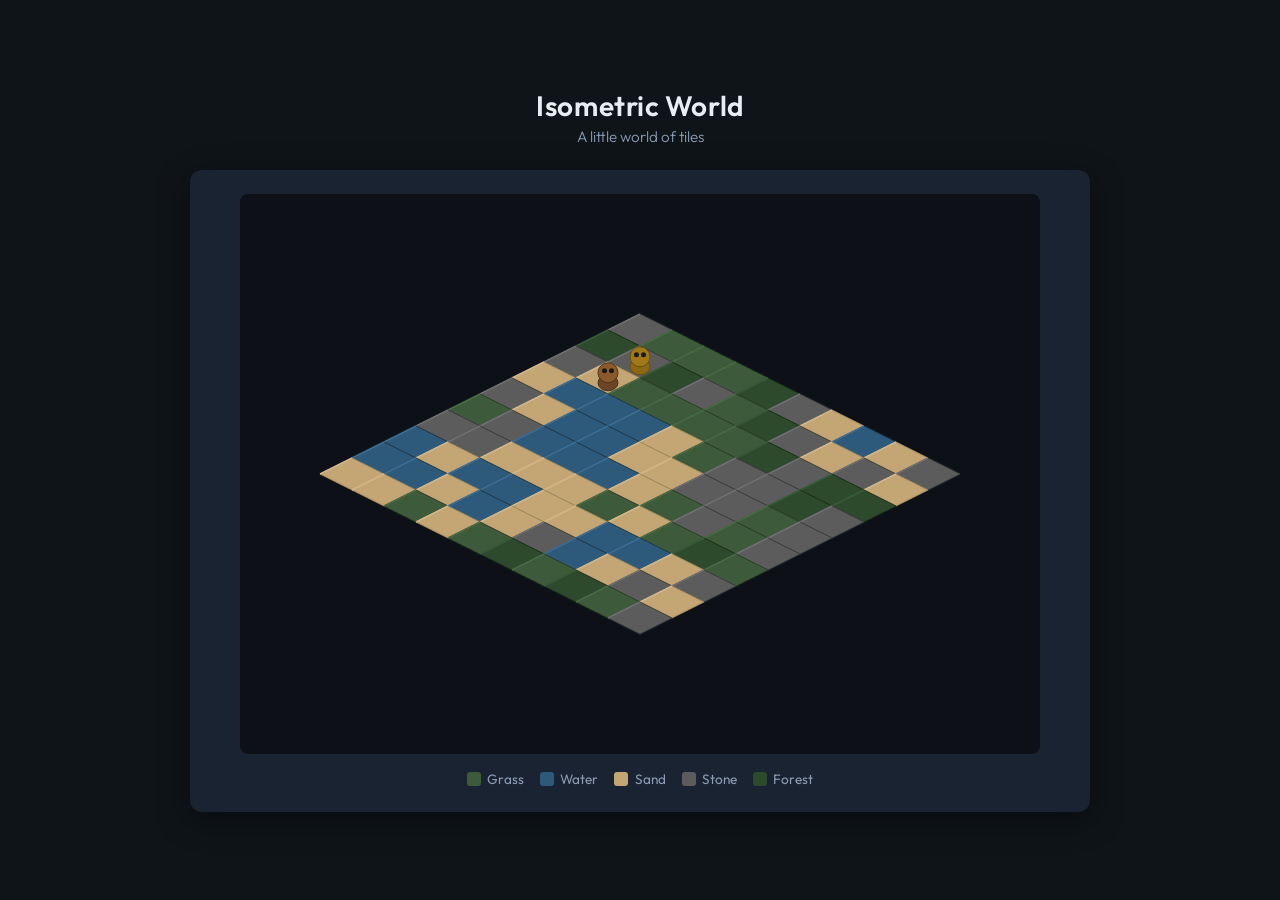
<file: isometric-life/index.html>
<!DOCTYPE html>
<html lang="en">
<head>
  <meta charset="UTF-8">
  <meta name="viewport" content="width=device-width, initial-scale=1.0">
  <title>Isometric World</title>
  <link rel="stylesheet" href="styles.css">
</head>
<body>
  <div class="container">
    <header>
      <h1>Isometric World</h1>
      <p class="subtitle">A little world of tiles</p>
    </header>
    <main>
      <canvas id="world" width="800" height="560"></canvas>
      <div class="legend">
        <span class="legend-item grass">Grass</span>
        <span class="legend-item water">Water</span>
        <span class="legend-item sand">Sand</span>
        <span class="legend-item stone">Stone</span>
        <span class="legend-item forest">Forest</span>
      </div>
    </main>
  </div>
  <script src="app.js"></script>
</body>
</html>
</file>
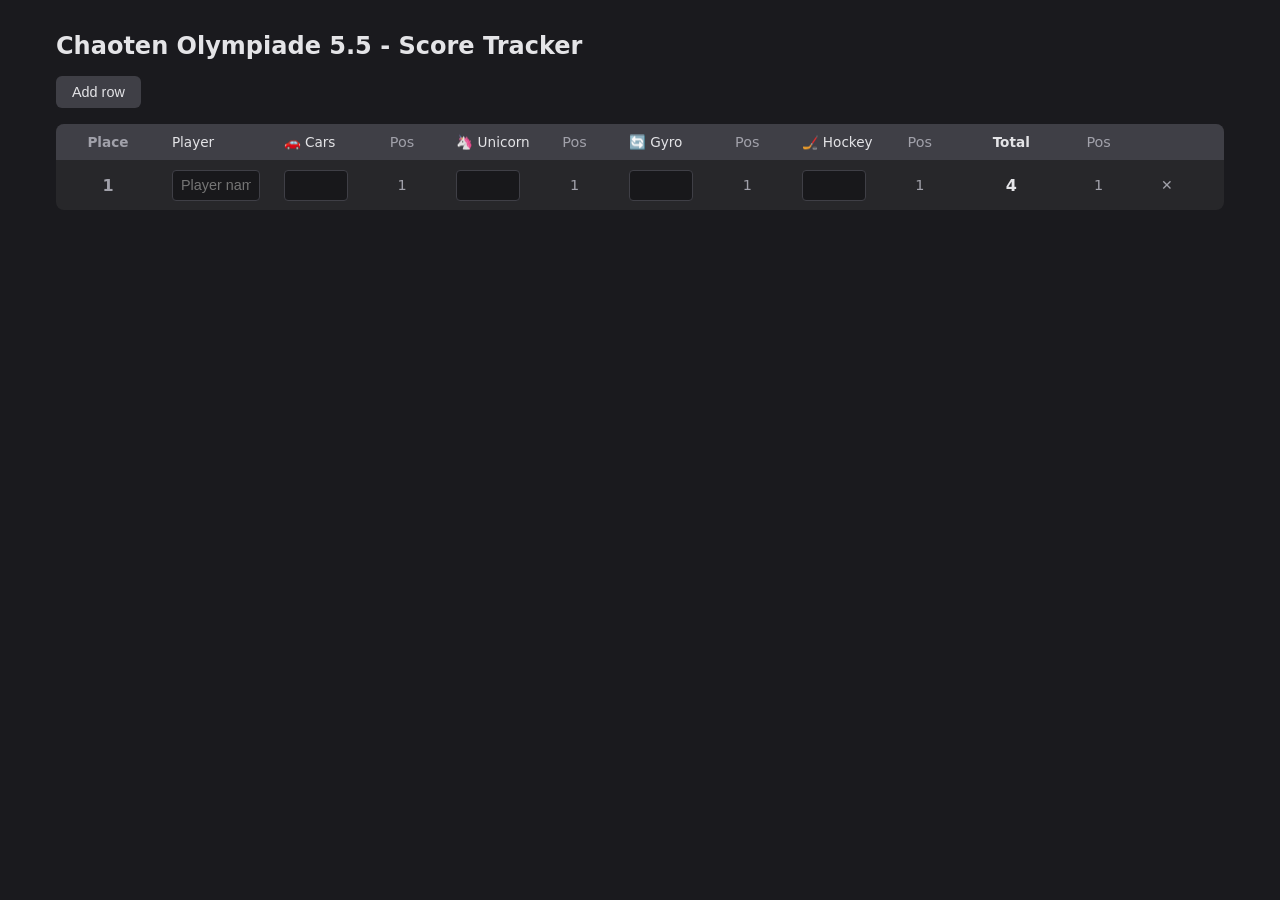
<file: scores/index.html>
<!DOCTYPE html>
<html lang="en">
<head>
  <meta charset="UTF-8">
  <meta name="viewport" content="width=device-width, initial-scale=1">
  <title>Score Tracker</title>
  <style>
    * { box-sizing: border-box; }
    body {
      font-family: system-ui, -apple-system, sans-serif;
      max-width: 1200px;
      margin: 2rem auto;
      padding: 0 1rem;
      background: #1a1a1e;
      color: #e4e4e7;
    }
    h1 {
      font-size: 1.5rem;
      font-weight: 600;
      margin-bottom: 1rem;
    }
    .toolbar {
      display: flex;
      gap: 0.5rem;
      margin-bottom: 1rem;
    }
    button {
      padding: 0.5rem 1rem;
      border: none;
      border-radius: 6px;
      font-size: 0.9rem;
      cursor: pointer;
      background: #3f3f46;
      color: #e4e4e7;
    }
    button:hover {
      background: #52525b;
    }
    button.remove-row {
      background: transparent;
      color: #a1a1aa;
      padding: 0.25rem 0.5rem;
    }
    button.remove-row:hover {
      color: #f87171;
    }
    table {
      width: 100%;
      border-collapse: collapse;
      background: #27272a;
      border-radius: 8px;
      overflow: hidden;
    }
    th, td {
      padding: 0.6rem 0.75rem;
      text-align: left;
      border-bottom: 1px solid #3f3f46;
    }
    th {
      background: #3f3f46;
      font-weight: 500;
      font-size: 0.85rem;
    }
    tr:last-child td { border-bottom: none; }
    input[type="text"],
    input[type="number"] {
      width: 100%;
      padding: 0.4rem 0.5rem;
      border: 1px solid #3f3f46;
      border-radius: 4px;
      background: #18181b;
      color: #e4e4e7;
      font-size: 0.9rem;
    }
    input[type="number"] {
      width: 4rem;
      text-align: right;
    }
    input[type="number"]::-webkit-inner-spin-button,
    input[type="number"]::-webkit-outer-spin-button {
      -webkit-appearance: none;
      margin: 0;
    }
    input[type="number"] {
      -moz-appearance: textfield;
      appearance: textfield;
    }
    input:focus {
      outline: none;
      border-color: #71717a;
    }
    .col-place { width: 3rem; text-align: center; font-weight: 600; color: #a1a1aa; }
    .col-player { min-width: 70px; width: 70px; }
    .col-score { min-width: 6rem; width: 8%; padding-right: 0.25rem; }
    .col-pos { width: 3rem; text-align: center; color: #a1a1aa; font-size: 0.9rem; padding-left: 0.25rem; }
    .col-total { width: 4rem; text-align: center; font-weight: 600; padding-left: 0.5rem; }
    .col-remove { width: 2.5rem; padding: 0.4rem; }
  </style>
</head>
<body>
  <h1>Chaoten Olympiade 5.5 - Score Tracker</h1>
  <div class="toolbar">
    <button type="button" id="add-row">Add row</button>
  </div>
  <table>
    <thead>
      <tr>
        <th class="col-place">Place</th>
        <th class="col-player">Player</th>
        <th class="col-score">🚗 Cars</th>
        <th class="col-pos">Pos</th>
        <th class="col-score">🦄 Unicorn</th>
        <th class="col-pos">Pos</th>
        <th class="col-score">🔄 Gyro</th>
        <th class="col-pos">Pos</th>
        <th class="col-score">🏒 Hockey</th>
        <th class="col-pos">Pos</th>
        <th class="col-total">Total</th>
        <th class="col-pos">Pos</th>
        <th class="col-remove"></th>
      </tr>
    </thead>
    <tbody id="rows"></tbody>
  </table>

  <script>
    const STORAGE_KEY = 'score-tracker-data';
    const GAME_COUNT = 4;
    const LOWER_IS_BETTER = [true, true, false, true];

    const tbody = document.getElementById('rows');
    const addRowBtn = document.getElementById('add-row');

    function getState() {
      const raw = localStorage.getItem(STORAGE_KEY);
      if (!raw) return { rows: [{ player: '', scores: ['', '', '', ''] }] };
      try {
        const data = JSON.parse(raw);
        if (!Array.isArray(data.rows) || data.rows.length === 0) {
          return { rows: [{ player: '', scores: ['', '', '', ''] }] };
        }
        return data;
      } catch {
        return { rows: [{ player: '', scores: ['', '', '', ''] }] };
      }
    }

    function saveState(state) {
      localStorage.setItem(STORAGE_KEY, JSON.stringify(state));
    }

    function createRow(index, rowData) {
      const tr = document.createElement('tr');
      tr.dataset.index = index;

      const placeCell = document.createElement('td');
      placeCell.className = 'col-place place-cell';
      placeCell.textContent = rowData.place != null ? rowData.place : '—';
      tr.appendChild(placeCell);

      const playerCell = document.createElement('td');
      const playerInput = document.createElement('input');
      playerInput.type = 'text';
      playerInput.placeholder = 'Player name';
      playerInput.value = rowData.player ?? '';
      playerInput.addEventListener('blur', persist);
      playerCell.appendChild(playerInput);
      tr.appendChild(playerCell);

      for (let g = 0; g < GAME_COUNT; g++) {
        const scoreCell = document.createElement('td');
        scoreCell.className = 'col-score';
        const numInput = document.createElement('input');
        numInput.type = 'number';
        numInput.min = 0;
        numInput.step = 'any';
        const scoreVal = rowData.scores && rowData.scores[g];
        numInput.value = (scoreVal === '' || scoreVal === undefined || scoreVal === null) ? '' : scoreVal;
        numInput.addEventListener('blur', persist);
        scoreCell.appendChild(numInput);
        tr.appendChild(scoreCell);
        const posCell = document.createElement('td');
        posCell.className = 'col-pos pos-cell';
        posCell.dataset.game = g;
        posCell.textContent = rowData.positions ? rowData.positions[g] : '—';
        tr.appendChild(posCell);
      }

      const totalCell = document.createElement('td');
      totalCell.className = 'col-total total-cell';
      totalCell.textContent = rowData.total != null ? rowData.total : '—';
      tr.appendChild(totalCell);

      const finalPosCell = document.createElement('td');
      finalPosCell.className = 'col-pos final-pos-cell';
      finalPosCell.textContent = rowData.place != null ? rowData.place : '—';
      tr.appendChild(finalPosCell);

      const removeCell = document.createElement('td');
      const removeBtn = document.createElement('button');
      removeBtn.type = 'button';
      removeBtn.className = 'remove-row';
      removeBtn.textContent = '✕';
      removeBtn.title = 'Remove row';
      removeBtn.addEventListener('click', () => {
        const row = removeBtn.closest('tr');
        if (row) removeRow(row);
      });
      removeCell.appendChild(removeBtn);
      tr.appendChild(removeCell);

      return tr;
    }

    function collectState() {
      const rows = [];
      tbody.querySelectorAll('tr').forEach((tr) => {
        const playerInput = tr.querySelector('input[type="text"]');
        const scoreInputs = tr.querySelectorAll('input[type="number"]');
        const scores = Array.from(scoreInputs).map((inp) => {
          const raw = inp.value.trim();
          if (raw === '') return '';
          const v = parseFloat(inp.value);
          return Number.isNaN(v) ? '' : v;
        });
        rows.push({
          player: (playerInput && playerInput.value) || '',
          scores: scores.slice(0, GAME_COUNT),
        });
      });
      return { rows };
    }

    function rankByScore(values, lowerIsBetter) {
      const order = values.map((v, i) => ({ i, v })).sort((a, b) =>
        lowerIsBetter ? a.v - b.v : b.v - a.v
      );
      const ranks = new Array(values.length);
      let rank = 1;
      for (let j = 0; j < order.length; j++) {
        if (j > 0 && order[j].v !== order[j - 1].v) rank = j + 1;
        ranks[order[j].i] = rank;
      }
      return ranks;
    }

    function computePositions(rows) {
      const enriched = rows.map((r, i) => ({ ...r, positions: [], total: 0, originalIndex: i }));
      for (let g = 0; g < GAME_COUNT; g++) {
        const scores = enriched.map((row) => {
          const s = row.scores[g];
          return (s === '' || s === undefined || s === null) ? 0 : Number(s);
        });
        const ranks = rankByScore(scores, LOWER_IS_BETTER[g]);
        enriched.forEach((row, i) => { row.positions[g] = ranks[i]; });
      }
      enriched.forEach((row) => {
        row.total = row.positions.reduce((s, p) => s + p, 0);
      });
      return enriched;
    }

    function sortByTotalAndAssignPlace(rowsWithPos) {
      rowsWithPos.sort((a, b) => a.total - b.total);
      let place = 1;
      rowsWithPos.forEach((row, i) => {
        if (i > 0 && row.total > rowsWithPos[i - 1].total) place = i + 1;
        row.place = place;
      });
      return rowsWithPos;
    }

    function updatePositions() {
      const state = collectState();
      const rowsWithPos = computePositions(state.rows);
      sortByTotalAndAssignPlace(rowsWithPos);
      const trs = Array.from(tbody.querySelectorAll('tr'));
      const reordered = rowsWithPos.map((r) => trs[r.originalIndex]);
      reordered.forEach((tr) => tbody.appendChild(tr));
      reordered.forEach((tr, i) => {
        const row = rowsWithPos[i];
        if (!row) return;
        const placeCell = tr.querySelector('.place-cell');
        if (placeCell) placeCell.textContent = row.place;
        tr.querySelectorAll('.pos-cell').forEach((cell, g) => {
          cell.textContent = row.positions[g] ?? '—';
        });
        const totalCell = tr.querySelector('.total-cell');
        if (totalCell) totalCell.textContent = row.total;
        const finalPosCell = tr.querySelector('.final-pos-cell');
        if (finalPosCell) finalPosCell.textContent = row.place;
      });
    }


    function persist() {
      const state = collectState();
      saveState(state);
      updatePositions();
    }

    function render(state) {
      tbody.innerHTML = '';
      const rowsWithPos = computePositions(state.rows || []);
      sortByTotalAndAssignPlace(rowsWithPos);
      rowsWithPos.forEach((rowData, i) => {
        tbody.appendChild(createRow(i, rowData));
      });
    }

    function addRow() {
      const state = collectState();
      state.rows.push({ player: '', scores: ['', '', '', ''] });
      saveState(state);
      render(state);
    }

    function removeRow(tr) {
      if (!confirm('Remove this row?')) return;
      const index = Array.from(tbody.children).indexOf(tr);
      if (index < 0) return;
      const state = collectState();
      state.rows.splice(index, 1);
      if (state.rows.length === 0) state.rows = [{ player: '', scores: ['', '', '', ''] }];
      saveState(state);
      render(state);
    }

    addRowBtn.addEventListener('click', addRow);

    render(getState());
  </script>
</body>
</html>
</file>
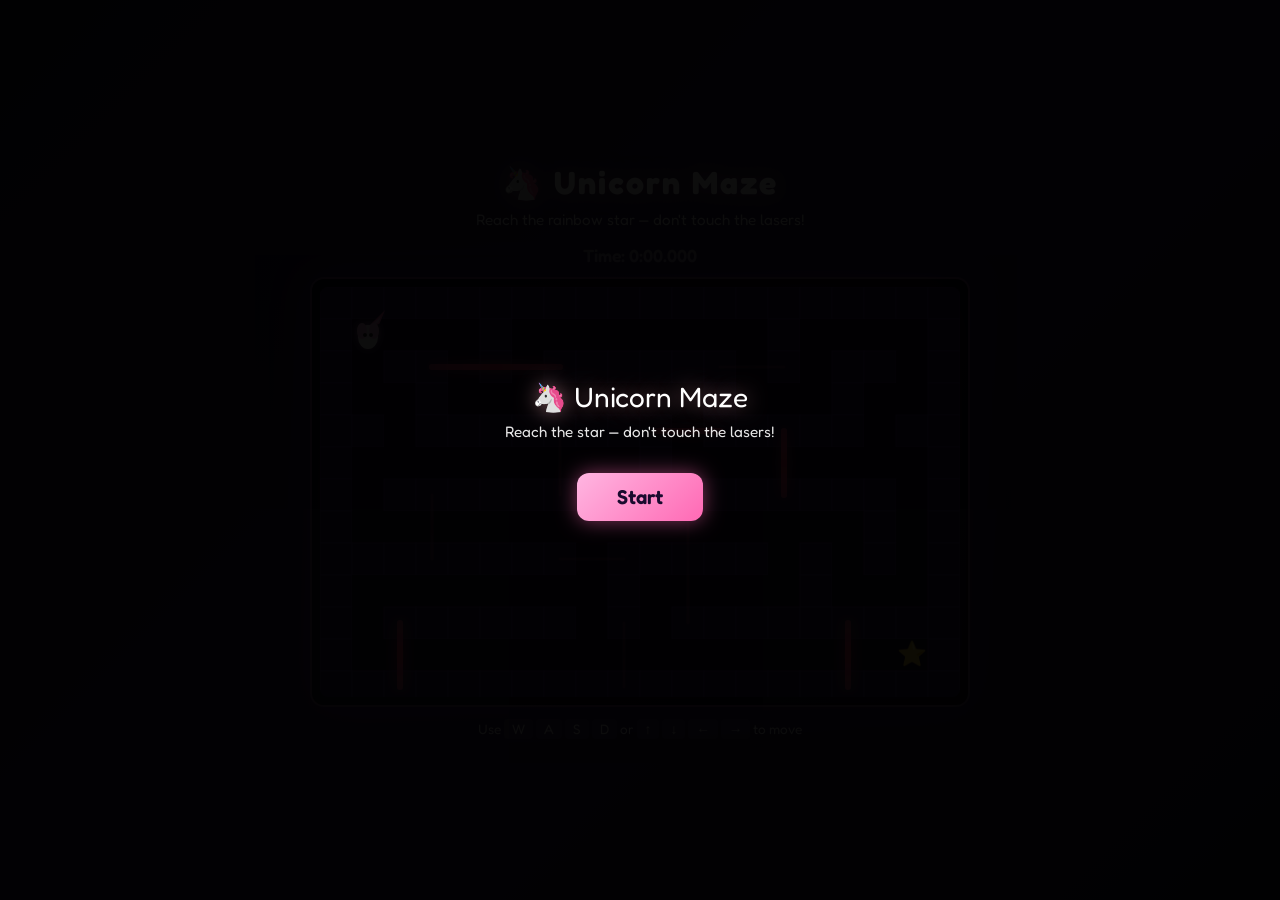
<file: unicorn-maze/index.html>
<!DOCTYPE html>
<html lang="en">
<head>
  <meta charset="UTF-8">
  <meta name="viewport" content="width=device-width, initial-scale=1.0, maximum-scale=1.0, user-scalable=no">
  <meta name="mobile-web-app-capable" content="yes">
  <title>Unicorn Maze — Evade the Lasers</title>
  <style>
    @import url('https://fonts.googleapis.com/css2?family=Fredoka:wght@400;600&display=swap');

    * {
      margin: 0;
      padding: 0;
      box-sizing: border-box;
    }

    body {
      min-height: 100vh;
      display: flex;
      flex-direction: column;
      align-items: center;
      justify-content: center;
      background: linear-gradient(135deg, #1a0a2e 0%, #2d1b4e 50%, #1a0a2e 100%);
      font-family: 'Fredoka', sans-serif;
      color: #fff;
      overflow: hidden;
    }

    h1 {
      font-size: 2rem;
      margin-bottom: 0.5rem;
      text-shadow: 0 0 20px rgba(255, 182, 193, 0.5);
      letter-spacing: 2px;
    }

    .subtitle {
      font-size: 0.95rem;
      opacity: 0.9;
      margin-bottom: 1rem;
    }

    .game-wrapper {
      display: flex;
      align-items: center;
      gap: 1.5rem;
      flex-wrap: wrap;
      justify-content: center;
    }

    @media (max-width: 700px) {
      .game-wrapper {
        flex-direction: column;
        gap: 1rem;
      }
      h1 { font-size: 1.5rem; }
      .subtitle { font-size: 0.85rem; }
    }

    .controls.keyboard-hint { display: block; }
    .controls.touch-hint { display: none; }
    @media (pointer: coarse) {
      .controls.keyboard-hint { display: none; }
      .controls.touch-hint { display: block; }
    }

    #game-container {
      position: relative;
      background: rgba(0, 0, 0, 0.4);
      border-radius: 12px;
      padding: 8px;
      box-shadow:
        0 0 0 2px rgba(255, 182, 193, 0.3),
        0 0 40px rgba(138, 43, 226, 0.3),
        inset 0 0 60px rgba(0, 0, 0, 0.5);
      max-width: 100%;
      touch-action: none;
    }

    #game-canvas {
      display: block;
      border-radius: 8px;
      background: #0d0618;
      image-rendering: pixelated;
      image-rendering: crisp-edges;
      max-width: 100%;
      height: auto;
    }

    .controls {
      margin-top: 1rem;
      font-size: 0.85rem;
      opacity: 0.85;
    }

    .controls kbd {
      background: rgba(255, 255, 255, 0.15);
      padding: 2px 8px;
      border-radius: 4px;
      font-family: inherit;
    }

    #message {
      position: absolute;
      top: 50%;
      left: 50%;
      transform: translate(-50%, -50%);
      font-size: 1.5rem;
      font-weight: 600;
      text-align: center;
      padding: 1.5rem 2rem;
      border-radius: 12px;
      pointer-events: none;
      opacity: 0;
      transition: opacity 0.3s;
      z-index: 10;
      text-shadow: 0 2px 10px rgba(0,0,0,0.8);
    }

    #message.show {
      opacity: 1;
      pointer-events: auto;
    }

    #message.win {
      background: linear-gradient(135deg, rgba(0, 255, 136, 0.3), rgba(0, 200, 100, 0.2));
      border: 2px solid rgba(0, 255, 136, 0.6);
      box-shadow: 0 0 30px rgba(0, 255, 136, 0.4);
    }

    #message.lose {
      background: linear-gradient(135deg, rgba(255, 80, 80, 0.3), rgba(200, 50, 50, 0.2));
      border: 2px solid rgba(255, 100, 100, 0.6);
      box-shadow: 0 0 30px rgba(255, 80, 80, 0.4);
    }

    #message .restart-btn {
      display: inline-block;
      margin-top: 1rem;
      padding: 0.5rem 1.5rem;
      background: rgba(255, 255, 255, 0.2);
      border: 2px solid rgba(255, 255, 255, 0.5);
      border-radius: 8px;
      color: #fff;
      cursor: pointer;
      font-family: inherit;
      font-size: 1rem;
      transition: all 0.2s;
    }

    #message .restart-btn:hover {
      background: rgba(255, 255, 255, 0.3);
      transform: scale(1.05);
    }

    /* On-screen D-pad for touch devices */
    .dpad {
      display: none;
      grid-template-columns: 1fr 1fr 1fr;
      grid-template-rows: 1fr 1fr 1fr;
      gap: 4px;
      width: 140px;
      height: 140px;
      margin-top: 0.75rem;
      touch-action: none;
    }
    .dpad button {
      background: rgba(255, 182, 193, 0.25);
      border: 2px solid rgba(255, 182, 193, 0.5);
      border-radius: 12px;
      color: #fff;
      font-size: 1.5rem;
      cursor: pointer;
      -webkit-tap-highlight-color: transparent;
      user-select: none;
      min-width: 44px;
      min-height: 44px;
      padding: 0;
      display: flex;
      align-items: center;
      justify-content: center;
    }
    .dpad button:active {
      background: rgba(255, 182, 225, 0.5);
      transform: scale(0.95);
    }
    .dpad .up   { grid-column: 2; grid-row: 1; }
    .dpad .down { grid-column: 2; grid-row: 3; }
    .dpad .left { grid-column: 1; grid-row: 2; }
    .dpad .right{ grid-column: 3; grid-row: 2; }
    @media (pointer: coarse) {
      .dpad { display: grid; }
    }

    /* Start overlay */
    #start-overlay {
      position: fixed;
      inset: 0;
      background: rgba(0, 0, 0, 0.95);
      display: flex;
      flex-direction: column;
      align-items: center;
      justify-content: center;
      z-index: 100;
      transition: opacity 0.3s;
    }
    #start-overlay.hidden {
      pointer-events: none;
      opacity: 0;
    }
    #start-overlay .start-title {
      font-size: 1.75rem;
      margin-bottom: 0.5rem;
      text-shadow: 0 0 20px rgba(255, 182, 193, 0.5);
    }
    #start-overlay .start-subtitle {
      font-size: 0.95rem;
      opacity: 0.9;
      margin-bottom: 2rem;
    }
    #start-overlay #start-btn {
      padding: 0.75rem 2.5rem;
      font-size: 1.25rem;
      font-family: 'Fredoka', sans-serif;
      font-weight: 600;
      color: #1a0a2e;
      background: linear-gradient(135deg, #ffb6e1, #ff69b4);
      border: none;
      border-radius: 12px;
      cursor: pointer;
      box-shadow: 0 0 20px rgba(255, 105, 180, 0.5);
      transition: transform 0.2s, box-shadow 0.2s;
    }
    #start-overlay #start-btn:hover {
      transform: scale(1.05);
      box-shadow: 0 0 30px rgba(255, 105, 180, 0.7);
    }

    .timer-display {
      font-size: 1.1rem;
      font-weight: 600;
      margin-bottom: 0.5rem;
      min-height: 1.5em;
    }
    .timer-display.inactive {
      opacity: 0.5;
    }
  </style>
</head>
<body>
  <div id="start-overlay">
    <p class="start-title">🦄 Unicorn Maze</p>
    <p class="start-subtitle">Reach the star — don't touch the lasers!</p>
    <button type="button" id="start-btn">Start</button>
  </div>

  <h1>🦄 Unicorn Maze</h1>
  <p class="subtitle">Reach the rainbow star — don't touch the lasers!</p>
  <p class="timer-display inactive" id="timer-display" aria-live="polite">Time: 0:00</p>

  <div class="game-wrapper">
    <div id="game-container">
      <canvas id="game-canvas" width="640" height="410"></canvas>
      <div id="message">
        <span class="text"></span>
        <button class="restart-btn">Play again</button>
      </div>
    </div>
  </div>

  <p class="controls keyboard-hint">Use <kbd>W</kbd> <kbd>A</kbd> <kbd>S</kbd> <kbd>D</kbd> or <kbd>↑</kbd> <kbd>↓</kbd> <kbd>←</kbd> <kbd>→</kbd> to move</p>
  <div class="dpad" aria-label="Movement controls">
    <button type="button" class="up" aria-label="Up">↑</button>
    <button type="button" class="down" aria-label="Down">↓</button>
    <button type="button" class="left" aria-label="Left">←</button>
    <button type="button" class="right" aria-label="Right">→</button>
  </div>

  <script>
    (function () {
      const canvas = document.getElementById('game-canvas');
      const ctx = canvas.getContext('2d');
      const messageEl = document.getElementById('message');
      const messageText = messageEl.querySelector('.text');
      const restartBtn = messageEl.querySelector('.restart-btn');
      const startOverlay = document.getElementById('start-overlay');
      const startBtn = document.getElementById('start-btn');
      const timerDisplay = document.getElementById('timer-display');

      // Laser speed fixed at 6 (same formula as former slider: 1 = slow, 10 = fast).
      const LASER_SPEED = 7;
      function getLaserPeriodMultiplier() {
        return 2.5 - (2.25 * (LASER_SPEED - 1)) / 9;
      }

      const TILE = 32;
      const COLS = Math.floor(640 / TILE);
      const ROWS = Math.floor(480 / TILE);

      // 0 = empty, 1 = wall, 2 = start, 3 = goal
      const maze = [
        [1,1,1,1,1,1,1,1,1,1,1,1,1,1,1,1,1,1,1,1],
        [1,2,0,0,0,1,0,0,0,0,0,0,0,0,1,0,0,0,0,1],
        [1,0,1,1,0,1,0,1,1,1,1,1,1,0,1,0,1,1,0,1],
        [1,0,0,1,0,0,0,0,0,0,0,0,1,0,0,0,1,0,0,1],
        [1,1,0,1,1,1,1,1,1,1,1,0,1,1,1,1,1,0,1,1],
        [1,0,0,0,0,0,0,0,0,0,1,0,0,0,0,0,0,0,0,1],
        [1,0,1,1,1,1,1,1,1,0,1,1,1,1,1,1,1,1,0,1],
        [1,0,0,0,0,0,0,0,0,0,0,0,0,0,0,0,0,1,0,1],
        [1,1,1,1,1,1,1,1,0,1,1,1,1,1,0,1,0,1,0,1],
        [1,0,0,0,0,0,0,0,0,1,0,0,0,0,0,1,0,0,0,1],
        [1,0,1,1,1,1,1,1,0,1,0,1,1,1,1,1,1,1,1,1],
        [1,0,0,0,0,0,0,0,0,0,0,0,0,0,0,0,0,0,3,1],
        [1,1,1,1,1,1,1,1,1,1,1,1,1,1,1,1,1,1,1,1],
      ];

      // Laser barriers: { x, y, horizontal, length, phase (0-1), period } — ~45% slower than original
      const lasers = [
        { x: 2, y: 10, horizontal: false, length: 3, phase: 0.1, period: 3.485 },  
        { x: 3, y: 2, horizontal: true,  length: 5, phase: 0, period: 2.904 },
        { x: 3, y: 6, horizontal: false, length: 3, phase: 0.2, period: 3.63 },
        { x: 7, y: 4, horizontal: false, length: 3, phase: 0.3, period: 3.194 },
        { x: 7, y: 8, horizontal: true,  length: 3, phase: 0.4, period: 2.759 },
        { x: 9, y: 10, horizontal: false, length: 3, phase: 0.5, period: 2.468 },
        { x: 10, y: 4, horizontal: true,  length: 3, phase: 0.7, period: 2.904 },
        { x: 11, y: 6, horizontal: false, length: 5, phase: 0.6, period: 3.049 },
        { x: 12, y: 2, horizontal: true, length: 3, phase: 0.5, period: 2.614 },        
        { x: 14, y: 4, horizontal: false, length: 3, phase: 0, period: 3.34 },
        { x: 16, y: 10, horizontal: false, length: 3, phase: 0.8, period: 3.194 },
        
      ];

      let player = { x: 1, y: 1 };
      let gameOver = false;
      let won = false;
      let lastTime = 0;
      let gameStarted = false;
      let timerStartTime = 0;
      let timerStopped = false;
      let elapsedWhenStopped = 0;

      function getTile(x, y) {
        const col = Math.floor(x / TILE);
        const row = Math.floor(y / TILE);
        if (col < 0 || col >= COLS || row < 0 || row >= ROWS) return 1;
        return maze[row] ? maze[row][col] : 1;
      }

      function cellToPixel(c) {
        return c * TILE;
      }

      function pixelToCell(p) {
        return Math.floor(p / TILE);
      }

      function isWall(col, row) {
        if (row < 0 || row >= maze.length || col < 0 || col >= maze[0].length) return true;
        return maze[row][col] === 1;
      }

      function checkLaserCollision() {
        const t = performance.now() / 1000;
        const cx = player.x;
        const cy = player.y;

        const periodMult = getLaserPeriodMultiplier();
        for (const l of lasers) {
          const on = (t / (l.period * periodMult) + l.phase) % 1 < 0.5;
          if (!on) continue;

          // Only zap when the player is standing in a cell that the laser beam actually passes through
          if (l.horizontal) {
            if (cy === l.y && cx >= l.x && cx < l.x + l.length) return true;
          } else {
            if (cx === l.x && cy >= l.y && cy < l.y + l.length) return true;
          }
        }
        return false;
      }

      function drawMaze() {
        for (let row = 0; row < maze.length; row++) {
          for (let col = 0; col < maze[0].length; col++) {
            const x = col * TILE;
            const y = row * TILE;
            if (maze[row][col] === 1) {
              ctx.fillStyle = '#2d1b4e';
              ctx.fillRect(x, y, TILE, TILE);
              ctx.strokeStyle = '#4a2c7a';
              ctx.lineWidth = 1;
              ctx.strokeRect(x, y, TILE, TILE);
            } else {
              ctx.fillStyle = '#1a0a2e';
              ctx.fillRect(x, y, TILE, TILE);
              if (maze[row][col] === 3) {
                ctx.font = '24px Fredoka';
                ctx.textAlign = 'center';
                ctx.textBaseline = 'middle';
                ctx.fillText('⭐', x + TILE / 2, y + TILE / 2);
              }
            }
          }
        }
      }

      function drawLasers(time) {
        const periodMult = getLaserPeriodMultiplier();
        for (const l of lasers) {
          const on = (time / (l.period * periodMult) + l.phase) % 1 < 0.5;
          const lx = cellToPixel(l.x);
          const ly = cellToPixel(l.y);

          const gradient = ctx.createLinearGradient(
            lx, ly,
            l.horizontal ? lx + l.length * TILE : lx,
            l.horizontal ? ly : ly + l.length * TILE
          );
          gradient.addColorStop(0, 'rgba(255, 100, 150, 0.3)');
          gradient.addColorStop(0.5, on ? 'rgba(255, 50, 100, 0.95)' : 'rgba(255, 100, 150, 0.2)');
          gradient.addColorStop(1, 'rgba(255, 100, 150, 0.3)');

          ctx.strokeStyle = gradient;
          ctx.lineWidth = on ? 6 : 3;
          ctx.lineCap = 'round';
          ctx.beginPath();
          // Draw only within the cells the laser occupies (center of first cell to center of last cell)
          if (l.horizontal) {
            const xStart = lx + TILE / 2;
            const xEnd = lx + (l.length - 1) * TILE + TILE / 2;
            ctx.moveTo(xStart, ly + TILE / 2);
            ctx.lineTo(xEnd, ly + TILE / 2);
          } else {
            const yStart = ly + TILE / 2;
            const yEnd = ly + (l.length - 1) * TILE + TILE / 2;
            ctx.moveTo(lx + TILE / 2, yStart);
            ctx.lineTo(lx + TILE / 2, yEnd);
          }
          ctx.stroke();

          if (on) {
            ctx.shadowColor = 'rgba(255, 80, 120, 0.9)';
            ctx.shadowBlur = 12;
            ctx.stroke();
            ctx.shadowBlur = 0;
          }
        }
      }

      function drawUnicorn(px, py) {
        const cx = px + TILE / 2;
        const cy = py + TILE / 2 - 2;

        ctx.save();

        // Horn (cone shape – wide base, narrow tip)        // Horn (cone shape – wide base, narrow tip)
        const hornBaseL = { x: cx - 1, y: cy - 4 };
        const hornBaseR = { x: cx + 11, y: cy - 10 };
        const hornTip = { x: cx + 15, y: cy - 20 };
        ctx.fillStyle = '#ffb6e1';
        ctx.beginPath();
        ctx.moveTo(hornBaseL.x, hornBaseL.y);
        ctx.lineTo(hornTip.x, hornTip.y);
        ctx.lineTo(hornBaseR.x, hornBaseR.y);
        ctx.closePath();
        ctx.fill();
        ctx.strokeStyle = '#ff69b4';
        ctx.lineWidth = 1.5;
        ctx.stroke();

        // Body
        ctx.shadowColor = 'rgba(255, 182, 255, 0.5)';
        ctx.shadowBlur = 8;

        ctx.fillStyle = '#fff';
        ctx.beginPath();
        ctx.ellipse(cx, cy + 4, 10, 12, 0, 0, Math.PI * 2);
        ctx.fill();

        // Ears
        ctx.fillStyle = '#ffb6e1';
        ctx.beginPath();
        ctx.ellipse(cx - 6, cy - 2, 5, 8, 0, 0, Math.PI * 2);
        ctx.ellipse(cx + 6, cy - 2, 5, 8, 0, 0, Math.PI * 2);
        ctx.fill();

        // Eyes
        ctx.fillStyle = '#333';
        ctx.beginPath();
        ctx.arc(cx - 3, cy + 2, 2, 0, Math.PI * 2);
        ctx.arc(cx + 3, cy + 2, 2, 0, Math.PI * 2);
        ctx.fill();

        ctx.restore();
      }

      function formatTime(seconds) {
        const m = Math.floor(seconds / 60);
        const s = Math.floor(seconds % 60);
        const ms = Math.floor((seconds % 1) * 1000);
        return m + ':' + (s < 10 ? '0' : '') + s + '.' + String(ms).padStart(3, '0');
      }

      function updateTimerDisplay() {
        if (timerStopped) {
          timerDisplay.textContent = 'Time: ' + formatTime(elapsedWhenStopped);
          return;
        }
        if (gameStarted && timerStartTime) {
          const elapsed = (performance.now() - timerStartTime) / 1000;
          timerDisplay.textContent = 'Time: ' + formatTime(elapsed);
        }
      }

      function tryMove(dx, dy) {
        if (!gameStarted) return;
        if (gameOver) return;
        const nx = player.x + dx;
        const ny = player.y + dy;
        if (isWall(nx, ny)) return;
        player.x = nx;
        player.y = ny;

        if (checkLaserCollision()) {
          player.x = 1;
          player.y = 1;
        } else if (maze[player.y][player.x] === 3) {
          gameOver = true;
          won = true;
          timerStopped = true;
          elapsedWhenStopped = (performance.now() - timerStartTime) / 1000;
          showMessage('You reached the star! Time: ' + formatTime(elapsedWhenStopped), 'win');
        }
      }

      function showMessage(text, type) {
        messageText.textContent = text;
        messageEl.className = 'show ' + type;
      }

      function hideMessage() {
        messageEl.classList.remove('show', 'win', 'lose');
      }

      function gameLoop(time) {
        const dt = (time - lastTime) / 1000;
        lastTime = time;

        ctx.fillStyle = '#0d0618';
        ctx.fillRect(0, 0, canvas.width, canvas.height);
        drawMaze();
        drawLasers(time / 1000);
        drawUnicorn(cellToPixel(player.x), cellToPixel(player.y));

        if (gameOver) {
          return;
        }
        updateTimerDisplay();
        // Zap if a laser turns on while you're standing on its cell — respawn at start, timer keeps running
        if (checkLaserCollision()) {
          player.x = 1;
          player.y = 1;
        }
        requestAnimationFrame(gameLoop);
      }

      function reset() {
        player = { x: 1, y: 1 };
        gameOver = false;
        won = false;
        gameStarted = false;
        timerStopped = false;
        timerStartTime = 0;
        elapsedWhenStopped = 0;
        hideMessage();
        startOverlay.classList.remove('hidden');
        timerDisplay.textContent = 'Time: 0:00.000';
        timerDisplay.classList.add('inactive');
        lastTime = performance.now();
        requestAnimationFrame(gameLoop);
      }

      startBtn.addEventListener('click', () => {
        startOverlay.classList.add('hidden');
        gameStarted = true;
        timerStartTime = performance.now();
        timerDisplay.classList.remove('inactive');
      });

      document.addEventListener('keydown', (e) => {
        if (!gameStarted) return;
        if (messageEl.classList.contains('show')) return;
        e.preventDefault();
        switch (e.key) {
          case 'ArrowUp':
          case 'w':
          case 'W':
            tryMove(0, -1);
            break;
          case 'ArrowDown':
          case 's':
          case 'S':
            tryMove(0, 1);
            break;
          case 'ArrowLeft':
          case 'a':
          case 'A':
            tryMove(-1, 0);
            break;
          case 'ArrowRight':
          case 'd':
          case 'D':
            tryMove(1, 0);
            break;
        }
      });

      restartBtn.addEventListener('click', reset);

      // D-pad for touch devices
      const dpadUp = document.querySelector('.dpad .up');
      const dpadDown = document.querySelector('.dpad .down');
      const dpadLeft = document.querySelector('.dpad .left');
      const dpadRight = document.querySelector('.dpad .right');
      if (dpadUp) {
        dpadUp.addEventListener('click', () => tryMove(0, -1));
        dpadUp.addEventListener('touchstart', (e) => { e.preventDefault(); tryMove(0, -1); }, { passive: false });
      }
      if (dpadDown) {
        dpadDown.addEventListener('click', () => tryMove(0, 1));
        dpadDown.addEventListener('touchstart', (e) => { e.preventDefault(); tryMove(0, 1); }, { passive: false });
      }
      if (dpadLeft) {
        dpadLeft.addEventListener('click', () => tryMove(-1, 0));
        dpadLeft.addEventListener('touchstart', (e) => { e.preventDefault(); tryMove(-1, 0); }, { passive: false });
      }
      if (dpadRight) {
        dpadRight.addEventListener('click', () => tryMove(1, 0));
        dpadRight.addEventListener('touchstart', (e) => { e.preventDefault(); tryMove(1, 0); }, { passive: false });
      }

      // Prevent pull-to-refresh and double-tap zoom on game area
      document.getElementById('game-container').addEventListener('touchmove', (e) => {
        if (e.target.closest('#game-canvas')) e.preventDefault();
      }, { passive: false });

      reset();
    })();
  </script>
</body>
</html>
</file>
<file: isometric-life/styles.css>
@import url('https://fonts.googleapis.com/css2?family=Outfit:wght@300;500;600&display=swap');

* {
  box-sizing: border-box;
  margin: 0;
  padding: 0;
}

:root {
  --bg-deep: #0f1419;
  --bg-surface: #1a2332;
  --text: #e6edf3;
  --text-muted: #8b9cb3;
  --accent: #58a6ff;
}

body {
  font-family: 'Outfit', sans-serif;
  background: var(--bg-deep);
  color: var(--text);
  min-height: 100vh;
  display: flex;
  align-items: center;
  justify-content: center;
  padding: 1.5rem;
}

.container {
  max-width: 900px;
  width: 100%;
}

header {
  text-align: center;
  margin-bottom: 1.5rem;
}

header h1 {
  font-weight: 600;
  font-size: 1.75rem;
  letter-spacing: 0.02em;
  color: var(--text);
}

.subtitle {
  font-weight: 300;
  font-size: 0.95rem;
  color: var(--text-muted);
  margin-top: 0.25rem;
}

main {
  background: var(--bg-surface);
  border-radius: 12px;
  padding: 1.5rem;
  box-shadow: 0 8px 32px rgba(0, 0, 0, 0.4);
}

#world {
  display: block;
  width: 100%;
  max-width: 800px;
  height: auto;
  margin: 0 auto;
  border-radius: 8px;
  background: #0d1117;
}

.legend {
  display: flex;
  flex-wrap: wrap;
  justify-content: center;
  gap: 1rem;
  margin-top: 1rem;
  font-size: 0.85rem;
  color: var(--text-muted);
}

.legend-item {
  display: inline-flex;
  align-items: center;
  gap: 0.4rem;
}

.legend-item::before {
  content: '';
  width: 14px;
  height: 14px;
  border-radius: 3px;
}

.legend-item.grass::before { background: #3d5a3b; }
.legend-item.water::before { background: #2d5a7b; }
.legend-item.sand::before { background: #c4a574; }
.legend-item.stone::before { background: #5c5c5c; }
.legend-item.forest::before { background: #2d4a2d; }
</file>
